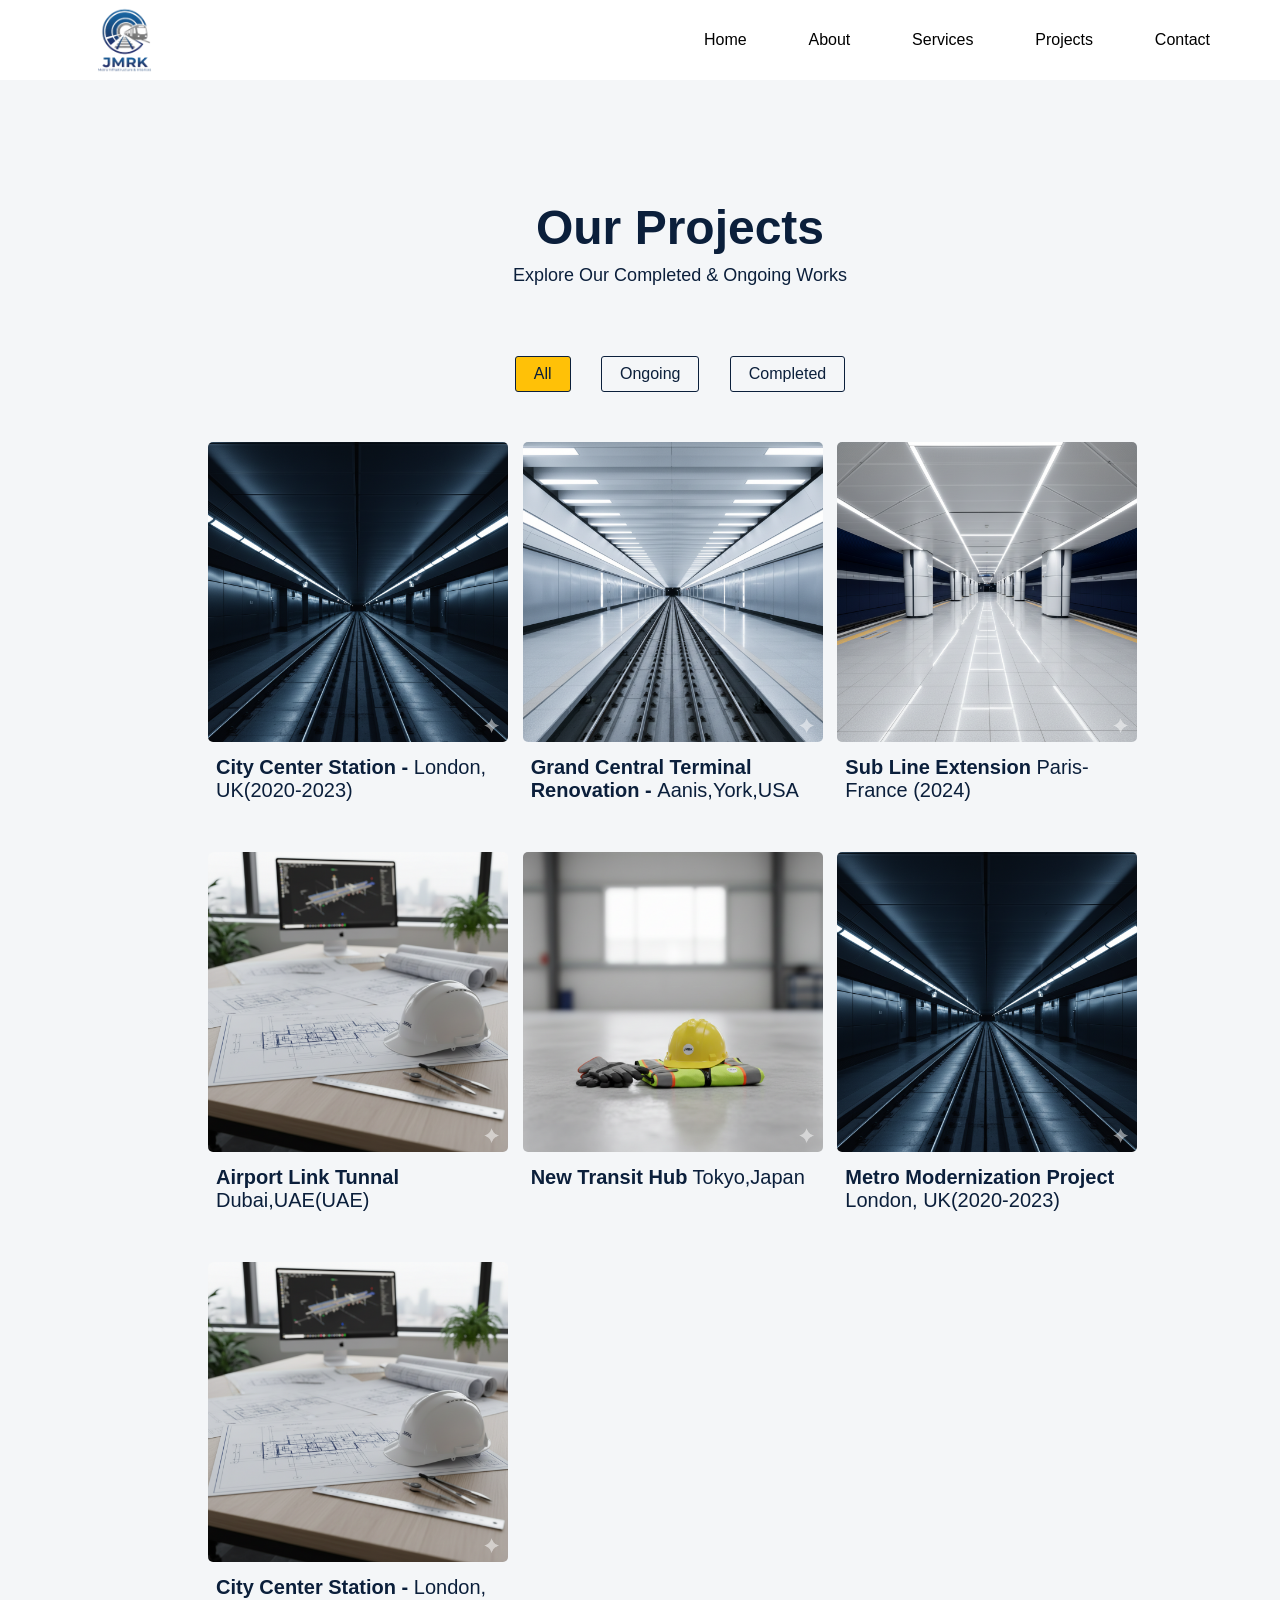
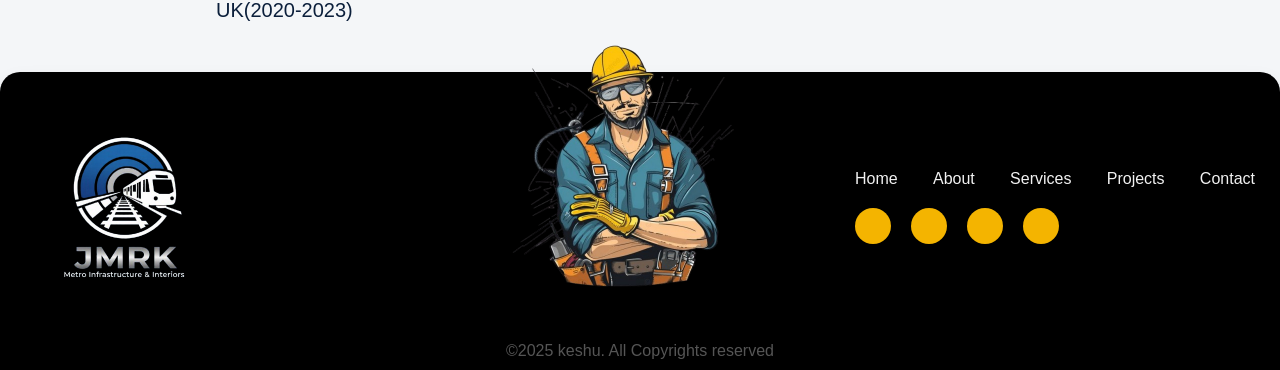
<file: project.html>
<!DOCTYPE html>
<html lang="en">

<head>
  <meta charset="UTF-8">
  <meta name="viewport" content="width=device-width, initial-scale=1.0">
  <link rel="icon" href="img/logo-5.png">
  <link rel="stylesheet" href="assest/style(1).css">

  <title>Projects</title>
</head>

<body>
  <nav>
    <div class=" logo"><img src="img/logo-3-removebg-preview.png" alt="logo"></div>
    <ul class="menubar">
      <li><a href="index(1).html">Home</a></li>
      <li><a href="AboutUs.html">About</a></li>
      <li><a href="#services_section">Services</a></li>
      <li><a href="project.html">Projects</a></li>
      <li><a href="contact.html">Contact</a></li>
    </ul>
  </nav>




  <!-- Project section -->
  <div class="project_section" id="project_section">

    <div class="project-cont">
      <h1>Our Projects</h1>
      <p>Explore Our Completed & Ongoing Works</p>
    </div>

    <div class="explore">
      <button id="all-btn" class="btnColor">All</button>
      <button id="ongoing-btn">Ongoing</button>
      <button id="completed-btn">Completed</button>
    </div>


    <div class="projects" id="all-projects">
      <div class="project_card">
        <img src="img/img-06.png" alt="">
        <h1>City Center Station - <span>London, UK(2020-2023)</span> </h1>
      </div>

      <div class="project_card">
        <img src="img/img-01.png" alt="">
        <h1>Grand Central Terminal Renovation - <span>Aanis,York,USA</span> </h1>
      </div>

      <div class="project_card">
        <img src="img/img-02.png" alt="">
        <h1>Sub Line Extension <span>Paris-France (2024)</span> </h1>
      </div>

      <div class="project_card">
        <img src="img/img-03.png" alt="">
        <h1>Airport Link Tunnal <span>Dubai,UAE(UAE)</span></h1>
      </div>

      <div class="project_card">
        <img src="img/img-05.png" alt="">
        <h1>New Transit Hub<span> Tokyo,Japan</span> </h1>
      </div>

      <div class="project_card">
        <img src="img/img-06.png" alt="">
        <h1>Metro Modernization Project <span>London, UK(2020-2023)</span> </h1>
      </div>

      <div class="project_card">
        <img src="img/img-03.png" alt="">
        <h1>City Center Station - <span>London, UK(2020-2023)</span> </h1>
      </div>


    </div>


    <!-- OnGoing -->
    <div class="projects display" id="ongoing-projects">
      <div class="project_card">
        <img src="img/img-01.png" alt="">
        <h1>City Center Station - <span>London, UK(2020-2023)</span> </h1>
      </div>

      <div class="project_card">
        <img src="img/img-01.png" alt="">
        <h1>Grand Central Terminal Renovation - <span>Aanis,York,USA</span> </h1>
      </div>

      <div class="project_card">
        <img src="img/img-02.png" alt="">
        <h1>Sub Line Extension <span>Paris-France (2024)</span> </h1>
      </div>

      <div class="project_card">
        <img src="img/img-03.png" alt="">
        <h1>Airport Link Tunnal <span>Dubai,UAE(UAE)</span></h1>
      </div>

      <div class="project_card">
        <img src="img/img-05.png" alt="">
        <h1>New Transit Hub<span> Tokyo,Japan</span> </h1>
      </div>

      <div class="project_card">
        <img src="img/img-06.png" alt="">
        <h1>Metro Modernization Project <span>London, UK(2020-2023)</span> </h1>
      </div>




    </div>



    <!-- Completed -->
    <div class="projects display" id="completed-projects">
      <div class="project_card">
        <img src="img/img-04.png" alt="">
        <h1>City Center Station - <span>London, UK(2020-2023)</span> </h1>
      </div>

      <div class="project_card">
        <img src="img/img-01.png" alt="">
        <h1>Grand Central Terminal Renovation - <span>Aanis,York,USA</span> </h1>
      </div>

      <div class="project_card">
        <img src="img/img-02.png" alt="">
        <h1>Sub Line Extension <span>Paris-France (2024)</span> </h1>
      </div>

      <div class="project_card">
        <img src="img/img-03.png" alt="">
        <h1>Airport Link Tunnal <span>Dubai,UAE(UAE)</span></h1>
      </div>

      <div class="project_card">
        <img src="img/img-05.png" alt="">
        <h1>New Transit Hub<span> Tokyo,Japan</span> </h1>
      </div>

      <div class="project_card">
        <img src="img/img-06.png" alt="">
        <h1>Metro Modernization Project <span>London, UK(2020-2023)</span> </h1>
      </div>




    </div>


  </div>



  <!-- FOOTER -->
  <footer>
    <div class="footer">

      <img src="img/logo-5.png" alt="">

      <div class="footer-img">
        <img src="img/men.png" alt="">
      </div>
      <div class="footer-cont">

        <ul class="footerbar">
          <li><a href="#home">Home</a></li>
          <li><a href="#about-section">About</a></li>
          <li><a href="#services_section">Services</a></li>
          <li><a href="project.html">Projects</a></li>
          <li><a href="contact.html" target="_blank">Contact</a></li>
        </ul>

        <div class="footer-icons">
          <i class="fa-brands fa-twitter"></i>
          <i class="fa-brands fa-facebook-f"></i>
          <i class="fa-brands fa-instagram"></i>
          <i class="fa-brands fa-linkedin-in"></i>
        </div>

      </div>

    </div>
    <p>&copy;2025 keshu. All Copyrights reserved </p>
  </footer>
  <script src="assest/app.js"></script>
</body>

</html>
</file>
<file: assest/style(1).css>
:root{
  --premery-color: #0B1F3B;
  --secondry-color:#FFC107;
}
*{
    margin:0;
    padding:0;
    box-sizing:border-box;
}

body{
    font-family:'Poppins',sans-serif;
  background-color: #F4F6F8;

}

nav{
  background-color: #ffffff;
  display: flex;
  height: 80px;
  justify-content: space-between;
  z-index: 1;
}
nav .logo{
  width:180px;
  padding: 0 0 0 70px;
  display: flex;
  align-items: center;
  justify-content: center;
}
nav .logo img{
  width: 100%;
  border-radius: 50%;
}

.menubar{
display: flex;
align-items: center;
justify-content: space-between;
list-style: none;
width: 45%;
padding-right: 70px;
}

.menubar li a{
  color: #000;
  text-decoration: none;
  padding-bottom: 22px;
  transition: all 0.5s;
}
.menubar li a:hover{
  border-bottom: 5px solid #FFC107;
  color: #FFC107;
}
/* HERO SECTION */

.hero{
    background:#0e2a32;
    color:#fff;
    padding:80px 10%;
}

.hero-content{
    display:flex;
    align-items:center;
    justify-content:space-between;
    flex-wrap:wrap;
}

.hero-text{
    flex:1;
}

.hero-text h1{
    font-size:48px;
    font-weight:700;
    margin-bottom:20px;
}
.hero-text h1 span{
  color: #FFC107;
}

.hero-text p{
    max-width:500px;
    margin-bottom:30px;
    color:#cfd8dc;
}

.hero-buttons{
    display:flex;
    gap:15px;
}

.btn-primary{
    background:#f4b400;
    color:#000;
    padding:12px 25px;
    text-decoration:none;
    font-weight:600;
    border-radius:5px;
    transition:0.3s;
}

.btn-primary:hover{
    background:#d99c00;
}

.btn-outline{
    border:2px solid #f4b400;
    color:#fff;
    padding:10px 25px;
    text-decoration:none;
    border-radius:5px;
}

.hero-image img{
    max-width:350px;
}

/* WELCOME SECTION */

.welcome{
    padding:80px 10%;
}

.welcome-container{
    display:flex;
    align-items:center;
    justify-content:space-between;
    gap:50px;
    flex-wrap:wrap;
}

.welcome-text{
    flex:1;
}

.welcome-text h2{
    font-size:36px;
    margin-bottom:20px;
    color: var(--premery-color);
}

.welcome-text p{
    margin-bottom:20px;
    color:#555;
}

.welcome-text ul{
    list-style:none;
    margin-bottom:25px;
}

.welcome-text ul li{
    margin-bottom:10px;
    position:relative;
    padding-left:25px;
}

.welcome-text ul li::before{
    content:"✔";
    position:absolute;
    left:0;
    color:#f4b400;
}

.small-btn{
    display:inline-block;
}

.welcome-images{
    flex:1;
    display:grid;
    grid-template-columns:repeat(2,1fr);
    gap:15px;
}

.welcome-images img{
    width:100%;
    border-radius:20px;
}



/* services_section */

.services_section{
    padding:80px 10%;

}
.services_section h1{
  font-size: 48px;
  color: #0B1F3B;
}
.services_section p{
  color:#555;
  width: 700px;
}
.services {
  display: grid;
  grid-template-columns: auto auto auto auto;
  gap: 100px;
  margin-top: 50px;

}
.services .service-card{
  display: flex;
  align-items: center;
  justify-content: center;
  flex-direction: column;
  text-align: center;
  width: 200px;
  height: 200px;
  border-radius: 12px;
  box-shadow: 0 4px 15px rgba(0,0,0,0.08);
  padding: 25px;
  cursor: pointer;
  row-gap: 20px;
  background-color: #fff;
}

.service-card h3{
  color: #0B1F3B;
  font-size: 18px;
  font-weight: 500;
}
.services .service-card i{
font-size: 48px;
color: var(--premery-color);
}

.service-card:hover {
    transform: translateZ(50px);
    box-shadow: 0 15px 30px rgba(0,0,0,0.15);
}

/* project_section */

.project_section{
  width: 80%;
  margin: auto auto;
  padding-left: 80px;
  margin-top: 120px;
padding-bottom:50px ;
  font-family: 'Segoe UI', Tahoma, Geneva, Verdana, sans-serif;
}
.project-cont h1{
  font-size: 48px;
  color: #0B1F3B;
  text-align: center;
}
.project-cont p{
  color: #0B1F3B;
  margin-top: 10px;
  font-size: 18px;
  text-align: center;
}
.explore{
  width: 35%;
  display: flex;
  justify-content: space-between;
  padding: 20px 0 0 0;
  margin:50px auto;
}
.explore button{
  padding: 8px 18px;
  background:none;
  border: 1px solid var(--premery-color);
  border-radius: 3px;
  cursor: pointer;
  font-size: 16px;
  font-weight: 500;
  transition: 0.5s ease;
  color: var(--premery-color);
}
.explore button:hover{
  background-color: #FFC107;
  color: #000;
  border: 1px solid #FFC107;
}

.explore .btnColor{
  background-color: #FFC107;
}

.projects{
  display: grid;
  grid-template-columns: auto auto auto;
  row-gap: 50px;
}
.display{
  display: none;
}

.project_card{
  width: 300px;
}
.project_card img{
  width: 100%;
  border-radius: 5px;
}
.project_card h1{
  font-size: 20px;
  padding: 10px 0 0 8px;
  color: var(--premery-color);
}
.project_card h1 span{
  font-weight: 500;
}

.testimonial {
    padding: 80px 10%;
    background: #f3f3f3;
}

.testimonial-wrapper {
    display: flex;
    justify-content: space-between;
    gap: 40px;
    flex-wrap: wrap;
}

.testimonial-text {
    flex: 1;
}

.testimonial-text h2{
    color: var(--premery-color);
}
.testimonial-text p{
  color:#555;
  width: 700px;
}
.testimonial-slider {
    overflow: hidden;
    position: relative;
}

.testimonial-container {
    display: flex;
    gap: 20px;
    transition: 0.5s ease;

}

.testimonial-card {
    max-width: 450px;
    background: #fff;
    padding: 25px;
    border-radius: 15px;
    text-align: center;
    box-shadow: 0 5px 20px rgba(0,0,0,0.05);
}

.testimonial-card img {
    width: 70px;
    height: 70px;
    border-radius: 50%;
    margin-bottom: 10px;
}

.arrow-buttons {
    margin-top: 20px;
}

.arrow-buttons button {
    background: #f4b400;
    border: none;
    padding: 10px 15px;
    margin-right: 10px;
    cursor: pointer;
    border-radius: 5px;
}

/* NEWS */

.news {
    padding: 80px 10%;
}

.news-header {
    display: flex;
    justify-content: space-between;
    align-items: center;
    margin-bottom: 40px;
    flex-wrap: wrap;
}
.news-header h2{
    color: var(--premery-color);
}
.news-header p{
  color:#555;
  width: 700px;
}

.see-btn {
    background: #f4b400;
    border: none;
    padding: 10px 20px;
    cursor: pointer;
    border-radius: 5px;
}

.news-grid {
    display: grid;
    grid-template-columns: 2fr 1fr 1fr;
    gap: 20px;
}

.news-card {
    background: #fff;
    border-radius: 15px;
    overflow: hidden;
    box-shadow: 0 5px 20px rgba(0,0,0,0.05);
}

.news-card img {
    width: 100%;
    height: 200px;
    object-fit: cover;
}

.news-card h4 {
    padding: 15px;
}

.news-card p {
    padding: 0 15px 20px;
}

.hidden {
    display: none;
}

/*  Contact Section Style */

.hero-contact {
    background: url('img/img-06.png') no-repeat center center/cover;
    height: 350px;
    position: relative;
    display: flex;
    align-items: center;
    justify-content: center;
}

.hero-overlay {
    background: rgba(0,0,0,0.5);
    width: 100%;
    height: 100%;
    display: flex;
    flex-direction: column;
    align-items: center;
    justify-content: center;
    color: #fff;
}

.hero-overlay h1 {
    font-size: 48px;
    font-weight: 700;
}

.hero-overlay p {
    margin-top: 10px;
}

/* CONTACT SECTION */
.contact-section {
    padding: 80px 10%;
    background: #f9f9f9;
}

.container {
    display: flex;
    gap: 50px;
    flex-wrap: wrap;
}

.contact-left {
    flex: 1;
}

.small-title {
    color: #f4b400;
    font-weight: 600;
    letter-spacing: 2px;
}

.contact-left h2 {
    font-size: 32px;
    margin: 15px 0;
    font-weight: 700;
}

.contact-left p {
    margin-bottom: 25px;
    line-height: 1.6;
}

.info-item {
    display: flex;
    align-items: center;
    margin-bottom: 20px;
}

.icon {
    font-size: 24px;
    margin-right: 15px;
    color: #f4b400;
}

/* RIGHT FORM */
.contact-right {
    flex: 1;
    background: #fff;
    padding: 40px;
    border-radius: 5px;
    box-shadow: 0 5px 20px rgba(0,0,0,0.05);
}

.contact-right h3 {
    font-size: 24px;
    font-weight: 700;
}

.contact-right p {
    margin: 10px 0 25px;
    font-size: 14px;
}

form .row {
    display: flex;
    gap: 15px;
    margin-bottom: 15px;
}

form input,
form textarea {
    width: 100%;
    padding: 12px;
    border: 1px solid #ddd;
    outline: none;
}

form textarea {
    height: 120px;
    resize: none;
    margin-bottom: 15px;
}

.submit {
    background: #f4b400;
    color: #fff;
    border: none;
    padding: 14px;
    width: 100%;
    font-weight: 600;
    cursor: pointer;
    transition: 0.3s;
}

.submit:hover {
    background: #d99c00;
}

/* MAP */
.map-section iframe {
    width: 100%;
    height: 400px;
    border: none;
    margin-bottom: 50px;
}


  /* <!-- Sector We Work   About Page--> */
  .work-sectors{
    /* background-color: red; */
    display: flex;
    padding: 50px;
    justify-content: space-between;
  }
  .work-sectors .sector{
    width: 400px;
  }
  .work-sectors .sector h1{
    font-size: 36px;
    color: var(--premery-color);
    line-height: 3.5rem;
  }
  .work-sectors .sector p{
    color: #555;
    width: 380px;
    padding: 0 0 40px 0;
    line-height: 1.6;
  }
  .work-sectors .sector button{
    background:#f4b400;
    color:#fff;
    padding:12px 25px;
    text-decoration:none;
    font-weight:600;
    border-radius:5px;
    transition:0.3s;
    border: 2px solid #f4b400;
    cursor: pointer;

  }
  .work-sectors .sector button:hover{
   border: 2px solid #f4b400;
   color: #000;
   background-color: transparent;
  }

  .div{
    width: 300px;
  }
  .div h3{
    color: var(--premery-color);
    line-height: 2.4rem;
  }
  .div p{
    color: #555;
    padding:0 0 10px 0;
    line-height: 1.4;
  }



  
  

.section{
    width:90%;
    margin:80px auto;
    display:flex;
    gap:60px;
    align-items:center;
}

.cards{
    display:flex;
    gap:25px;
    flex:2;
}

.card{
    position:relative;
    width:260px;
    height:380px;
    overflow:hidden;
    cursor:pointer;
    border-radius: 8px;
}

.card img{
    width:100%;
    height:100%;
    object-fit:cover;
    transition:0.5s;
}

.card:hover img{
    transform:scale(1.1);
}

.overlay{
    position:absolute;
    inset:0;
    background:linear-gradient(to top, rgba(0,0,0,0.8), rgba(0,0,0,0.2));
    color:#fff;
    padding:30px 20px;
    display:flex;
    flex-direction:column;
    justify-content:flex-end;
}

.overlay small{
    font-size:12px;
    letter-spacing:2px;
    opacity:0.8;
}

.overlay h3{
    font-size:22px;
    font-weight:600;
    margin:10px 0 20px;
    line-height:1.3;
}

.overlay button{
    width:120px;
    padding:10px;
    background:transparent;
    border:2px solid #fff;
    color:#fff;
    cursor:pointer;
    transition:0.3s;
}

.overlay button:hover{
    background:#fff;
    color:#000;
}

.content{
    flex:1;
}

.content span{
    font-size:12px;
    letter-spacing:3px;
    color:#555;
}

.content h1{
    font-size:42px;
    margin:15px 0 20px;
    line-height:1.2;
    font-weight:700;
    color: var(--premery-color);
}

.content p{
    color:#666;
    line-height:1.6;
}
/* <======== FOOTER =======> */
footer{
    background-color: #000;
    padding: 10px 0;
    border-top-left-radius: 20px;
    border-top-right-radius: 20px;
    box-shadow: 0 10px 20px rgba(0,0,0,0.09);
}
.footer{
    display: flex;
    align-items: center;
    justify-content: space-between;
    gap: 20px;
   
}
.footerbar a{
    color: #fff;
}
.footer img{
    width: 250px;
}

.footer-img{
    /* background-color: red; */
    position: absolute;
}
.footer-img img{
    position: relative;
    top: -40px;
    left: 500px;
}
.footer-cont{
    padding: 0 25px 0 0;
}

.footerbar{
    display: flex;
    width: 400px;
    justify-content: space-between;
    align-items: center;
    list-style: none;
}


.footerbar li a{
  color: #f2f2f2;;
  text-decoration: none;
  padding-bottom: 22px;
  transition: all 0.5s;
}
.footerbar li a:hover{
  /* border-bottom: 5px solid #FFC107; */
  color: #FFC107;
}
.footer-icons{
    width: 200px;
    display: flex;
    justify-content: space-between;
    align-items: center;
    gap: 20px;
    /* background-color: red; */
    padding: 20px 0 0 0;
}
.footer-icons i{
    display: flex;
    align-items: center;
    justify-content: center;
    background-color: #f4b400;
    padding: 18px;
    border-radius: 50%;
    font-size: 20px;
    color: #fff;
}
footer p{
    color: #555;
    text-align: center;
    padding-top: 10px;
}

/* RESPONSIVE */
@media(max-width: 768px) {
    .container {
        flex-direction: column;
    }

    form .row {
        flex-direction: column;
    }
}


@media(max-width:768px){
    .news-grid{
        grid-template-columns:1fr;
    }
}


/* RESPONSIVE */

@media(max-width:768px){

    .hero-content{
        flex-direction:column;
        text-align:center;
    }

    .hero-text h1{
        font-size:32px;
    }

    .welcome-container{
        flex-direction:column;
    }
}



/* LATEST PROJECT */
@media(max-width:1100px){
    .section{
        flex-direction:column;
    }
    .cards{
        flex-wrap:wrap;
        justify-content:center;
    }
}
</file>
